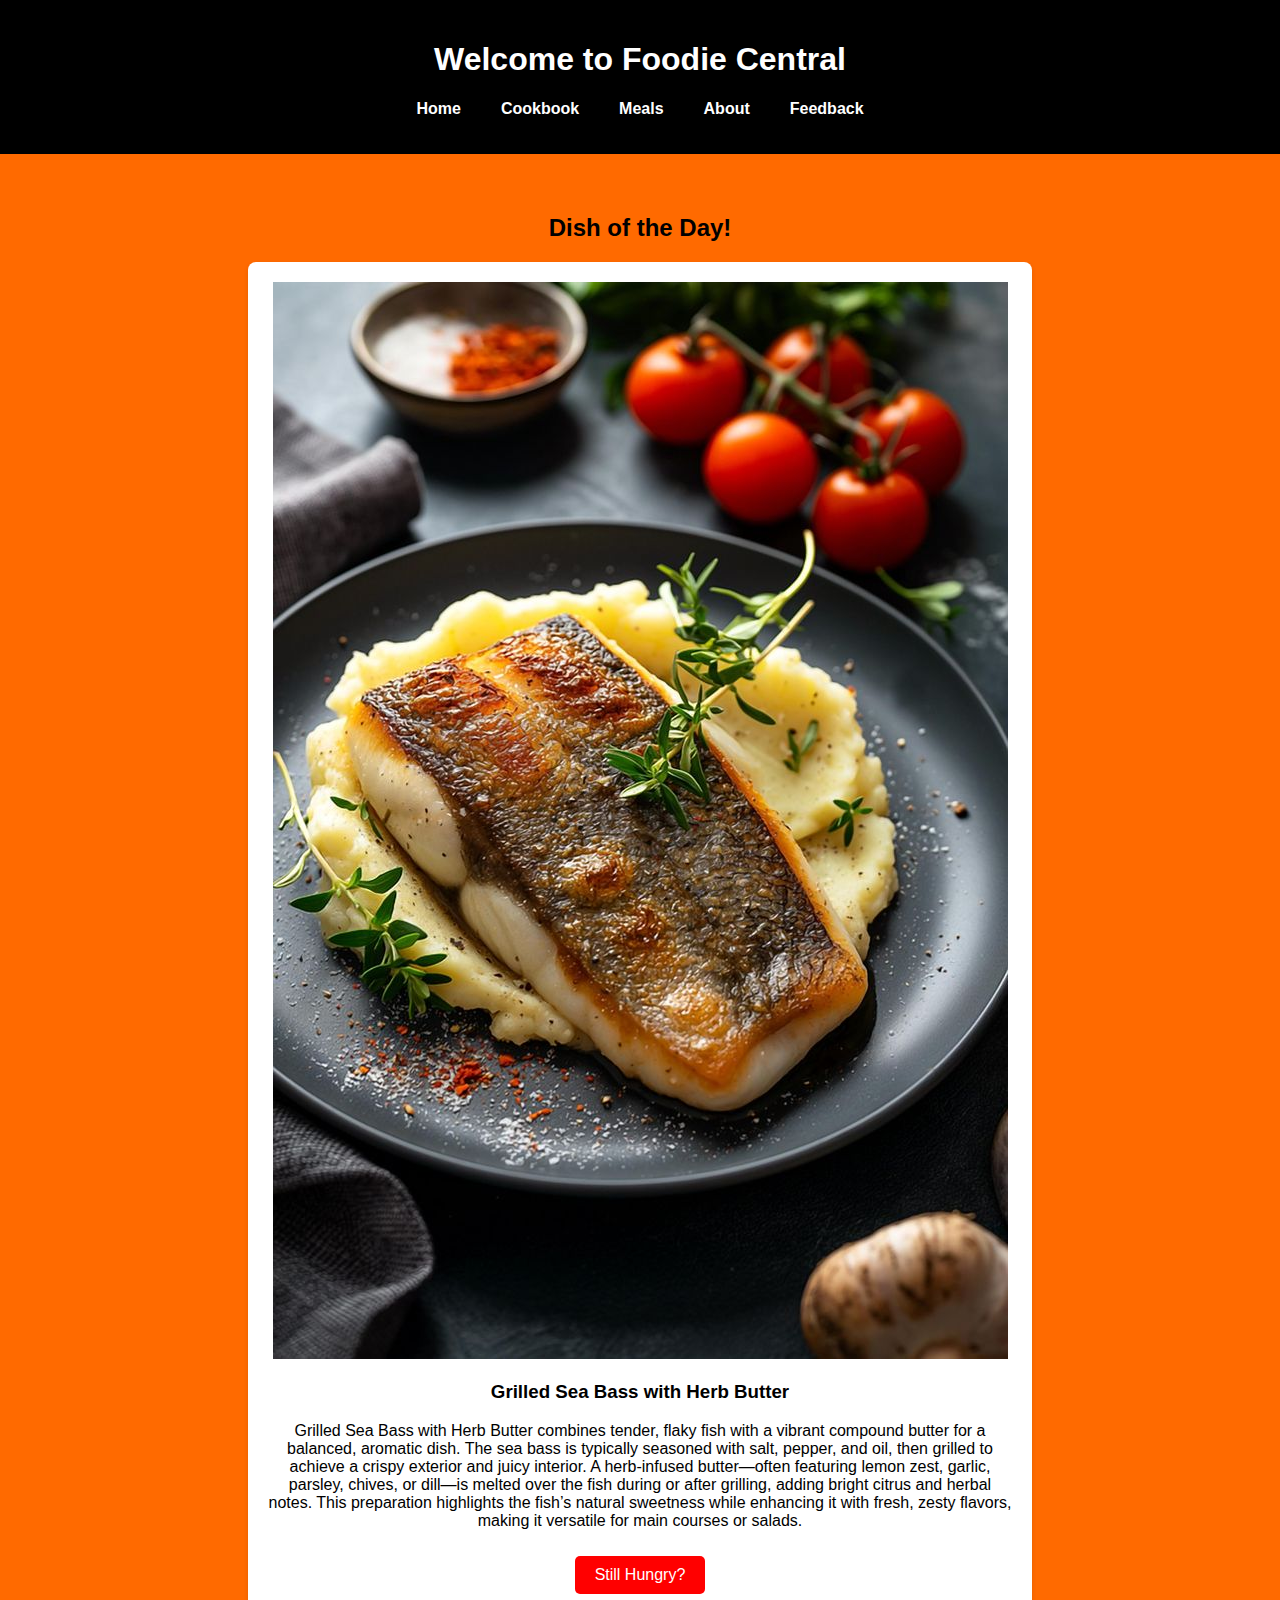
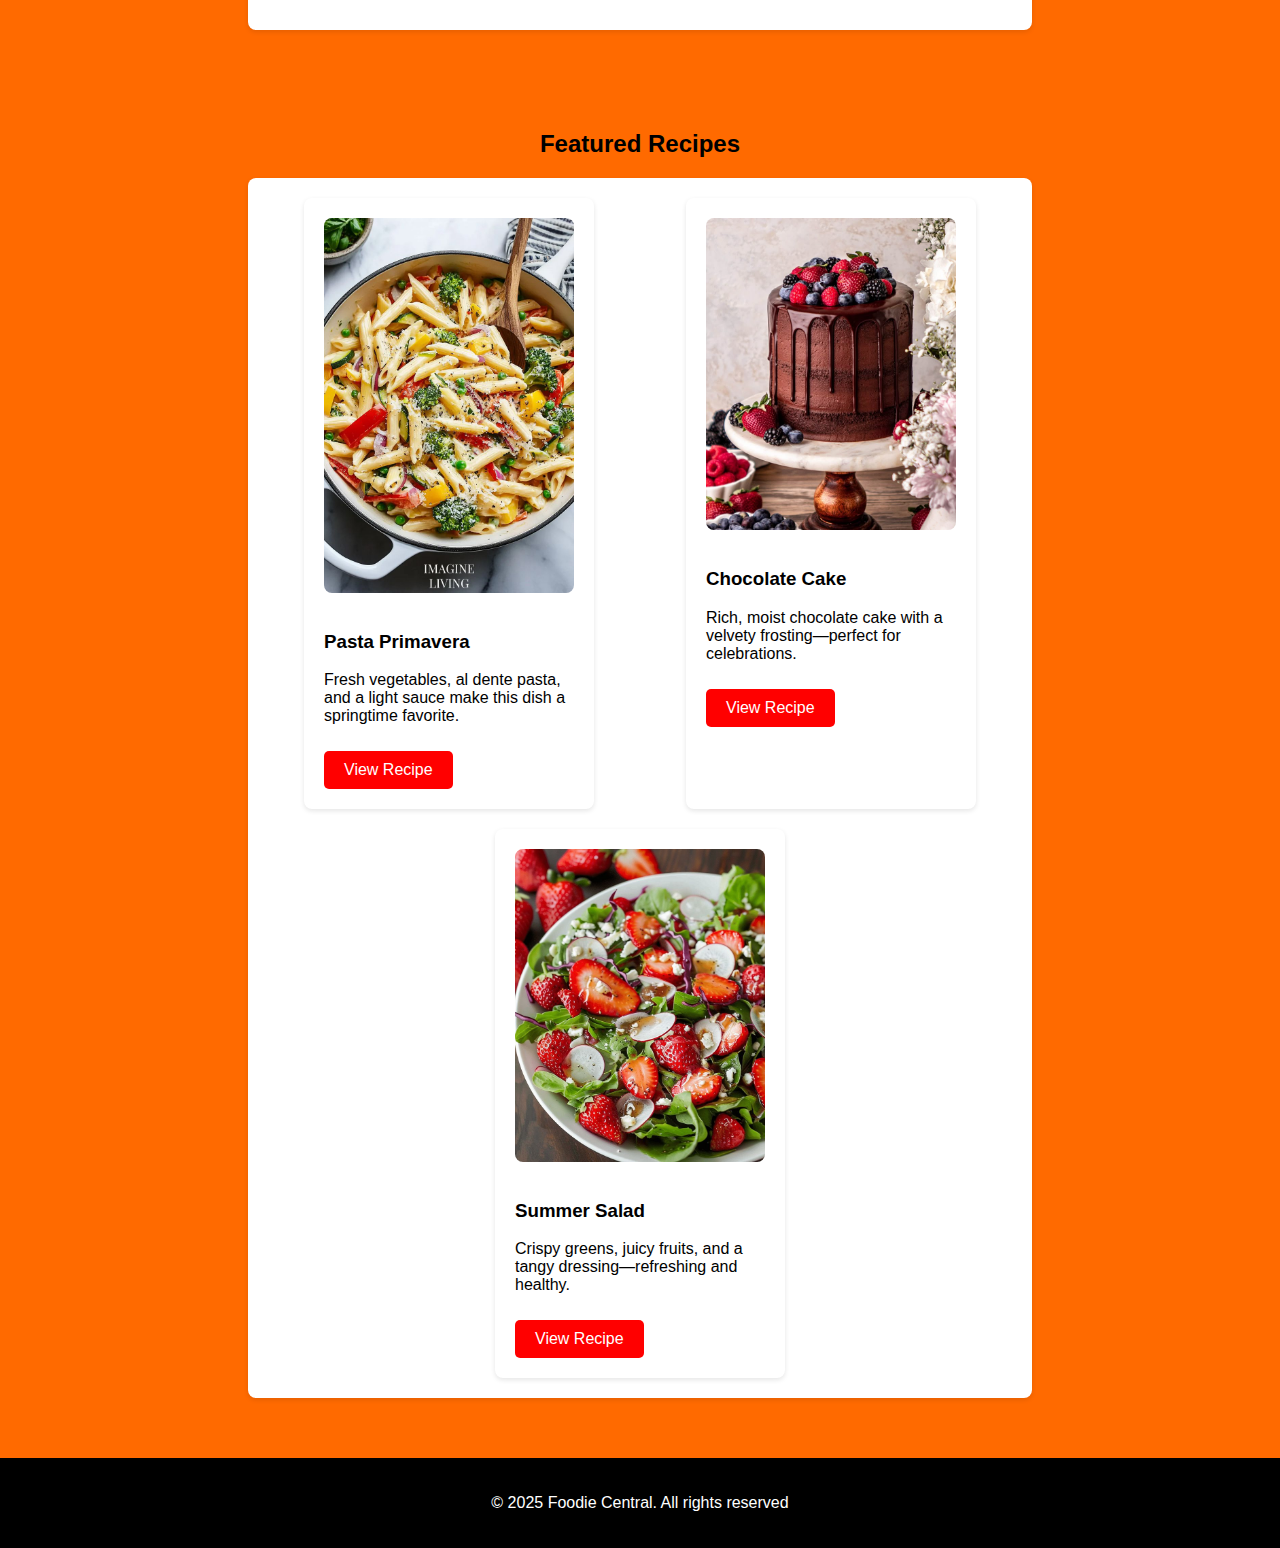
<file: index.html>
﻿<!DOCTYPE html>
<html>
    <head>
        <title>Foodie Central</title>
        <link rel="stylesheet" href="styles.css">
    </head>
    <body>
        <header>
            <h1>Welcome to Foodie Central</h1>
            <nav>
                <ul>
                    <li><a href="index.html">Home</a></li>
                    <li><a href="cookbook.html">Cookbook</a></li>
                    <li><a href="meals.html">Meals</a></li>
                    <li><a href="about.html">About</a></li>
                    <li><a href="Feedback.html">Feedback</a></li>
                </ul>
            </nav>
        </header>

        <section class="promotion">
            <h2>Dish of the Day!</h2>
            <div class="promo-dish">
                <img src="images/grilledseabass.jpg" alt="Promotion dish">
                <h3>Grilled Sea Bass with Herb Butter</h3>
                <p>Grilled Sea Bass with Herb Butter combines tender, flaky fish with a vibrant compound butter for a balanced, aromatic dish. The sea bass is typically seasoned with salt, pepper, and oil, then grilled to achieve a crispy exterior and juicy interior. A herb-infused butter—often featuring lemon zest, garlic, parsley, chives, or dill—is melted over the fish during or after grilling, adding bright citrus and herbal notes. This preparation highlights the fish’s natural sweetness while enhancing it with fresh, zesty flavors, making it versatile for main courses or salads.</p>
                <p><a href="cookbook.html" class="more-button">Still Hungry?</a></p>
            </div>
        </section>

        <!-- Additional Sections -->
        <section class="featured-recipes">
            <h2>Featured Recipes</h2>
            <div class="recipe-gallery">
                <div class="recipe-card">
                    <img src="images/pasta.jpg" alt="Pasta Primavera">
                    <h3>Pasta Primavera</h3>
                    <p>Fresh vegetables, al dente pasta, and a light sauce make this dish a springtime favorite.</p>
                    <a href="cookbook.html#pasta" class="recipe-button">View Recipe</a>
                </div>
                <div class="recipe-card">
                    <img src="images/chocolatecake.jpg" alt="Chocolate Cake">
                    <h3>Chocolate Cake</h3>
                    <p>Rich, moist chocolate cake with a velvety frosting—perfect for celebrations.</p>
                    <a href="cookbook.html#cake" class="recipe-button">View Recipe</a>
                </div>
                <div class="recipe-card">
                    <img src="images/salad.jpg" alt="Summer Salad">
                    <h3>Summer Salad</h3>
                    <p>Crispy greens, juicy fruits, and a tangy dressing—refreshing and healthy.</p>
                    <a href="cookbook.html#salad" class="recipe-button">View Recipe</a>
                </div>
            </div>
        </section>

        
        <footer>
            <p>&copy; 2025 Foodie Central. All rights reserved</p>
        </footer>
    </body>
</html>
</file>
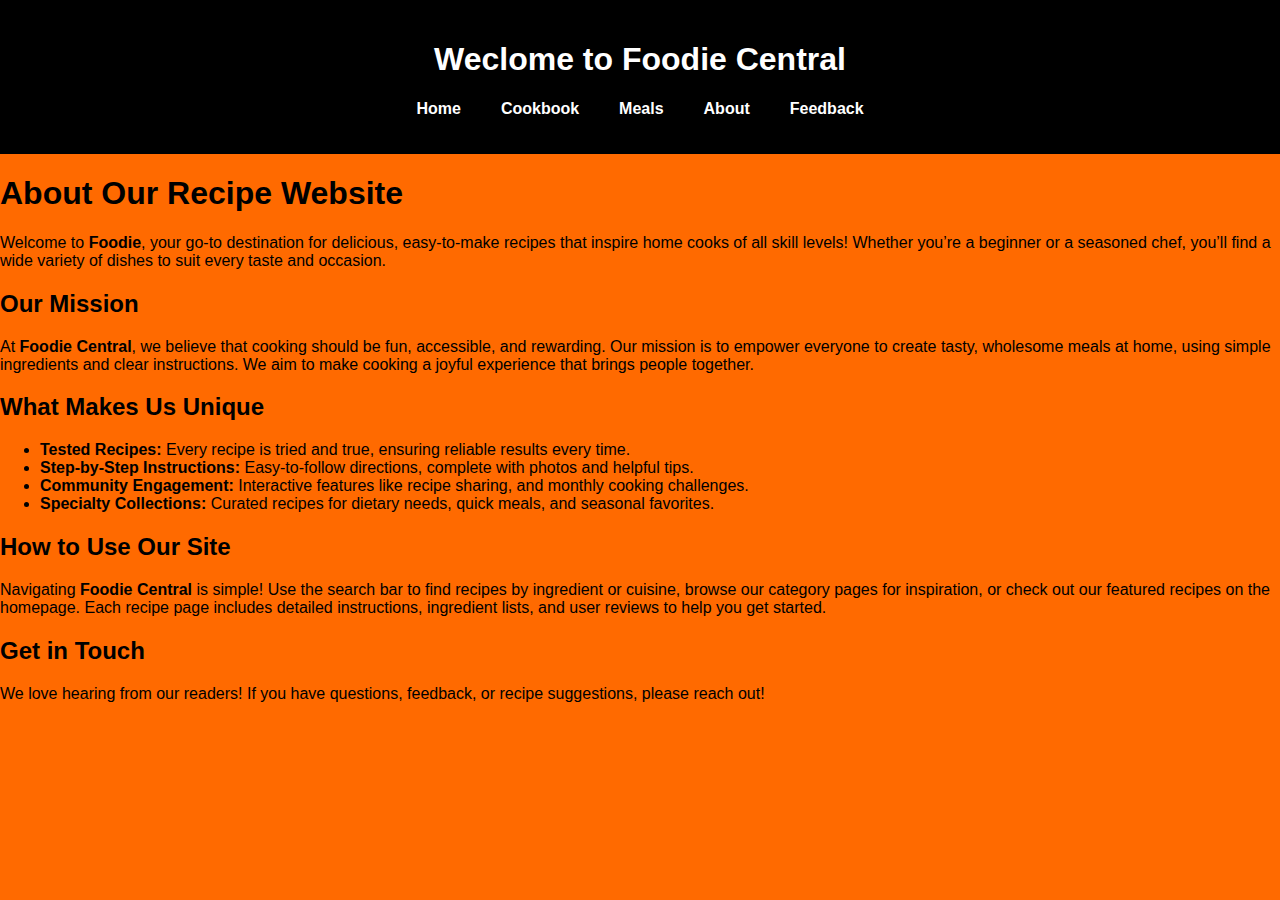
<file: about.html>
﻿<!DOCTYPE html>
<html>
<head>
    <title>Foodie Central</title>
    <link rel="stylesheet" href="styles.css">
</head>

<body>
    <header>
        <h1>Weclome to Foodie Central</h1>
        <nav>
            <ul>
                <li><a href="index.html">  Home  </a></li>
                <li><a href="cookbook.html">  Cookbook  </a></li>
                <li><a href="meals.html">  Meals  </a></li>
                <li><a href="about.html">   About  </a></li>
                <li><a href="Feedback.html">  Feedback  </a></li>
            </ul>
        </nav>
    </header>
    <body>
        <h1>About Our Recipe Website</h1>
        <p>Welcome to <strong>Foodie</strong>, your go-to destination for delicious, easy-to-make recipes that inspire home cooks of all skill levels! Whether you’re a beginner or a seasoned chef, you’ll find a wide variety of dishes to suit every taste and occasion.</p>

        <h2>Our Mission</h2>
        <p>At <strong>Foodie Central</strong>, we believe that cooking should be fun, accessible, and rewarding. Our mission is to empower everyone to create tasty, wholesome meals at home, using simple ingredients and clear instructions. We aim to make cooking a joyful experience that brings people together.</p>


        <h2>What Makes Us Unique</h2>
        <ul>
            <li><strong>Tested Recipes:</strong> Every recipe is tried and true, ensuring reliable results every time.</li>
            <li><strong>Step-by-Step Instructions:</strong> Easy-to-follow directions, complete with photos and helpful tips.</li>
            <li><strong>Community Engagement:</strong> Interactive features like recipe sharing, and monthly cooking challenges.</li>
            <li><strong>Specialty Collections:</strong> Curated recipes for dietary needs, quick meals, and seasonal favorites.</li>
        </ul>

        <h2>How to Use Our Site</h2>
        <p>Navigating <strong>Foodie Central</strong> is simple! Use the search bar to find recipes by ingredient or cuisine, browse our category pages for inspiration, or check out our featured recipes on the homepage. Each recipe page includes detailed instructions, ingredient lists, and user reviews to help you get started.</p>

        <h2>Get in Touch</h2>
        <p>We love hearing from our readers! If you have questions, feedback, or recipe suggestions, please reach out!

    </body>
</html>
</file>
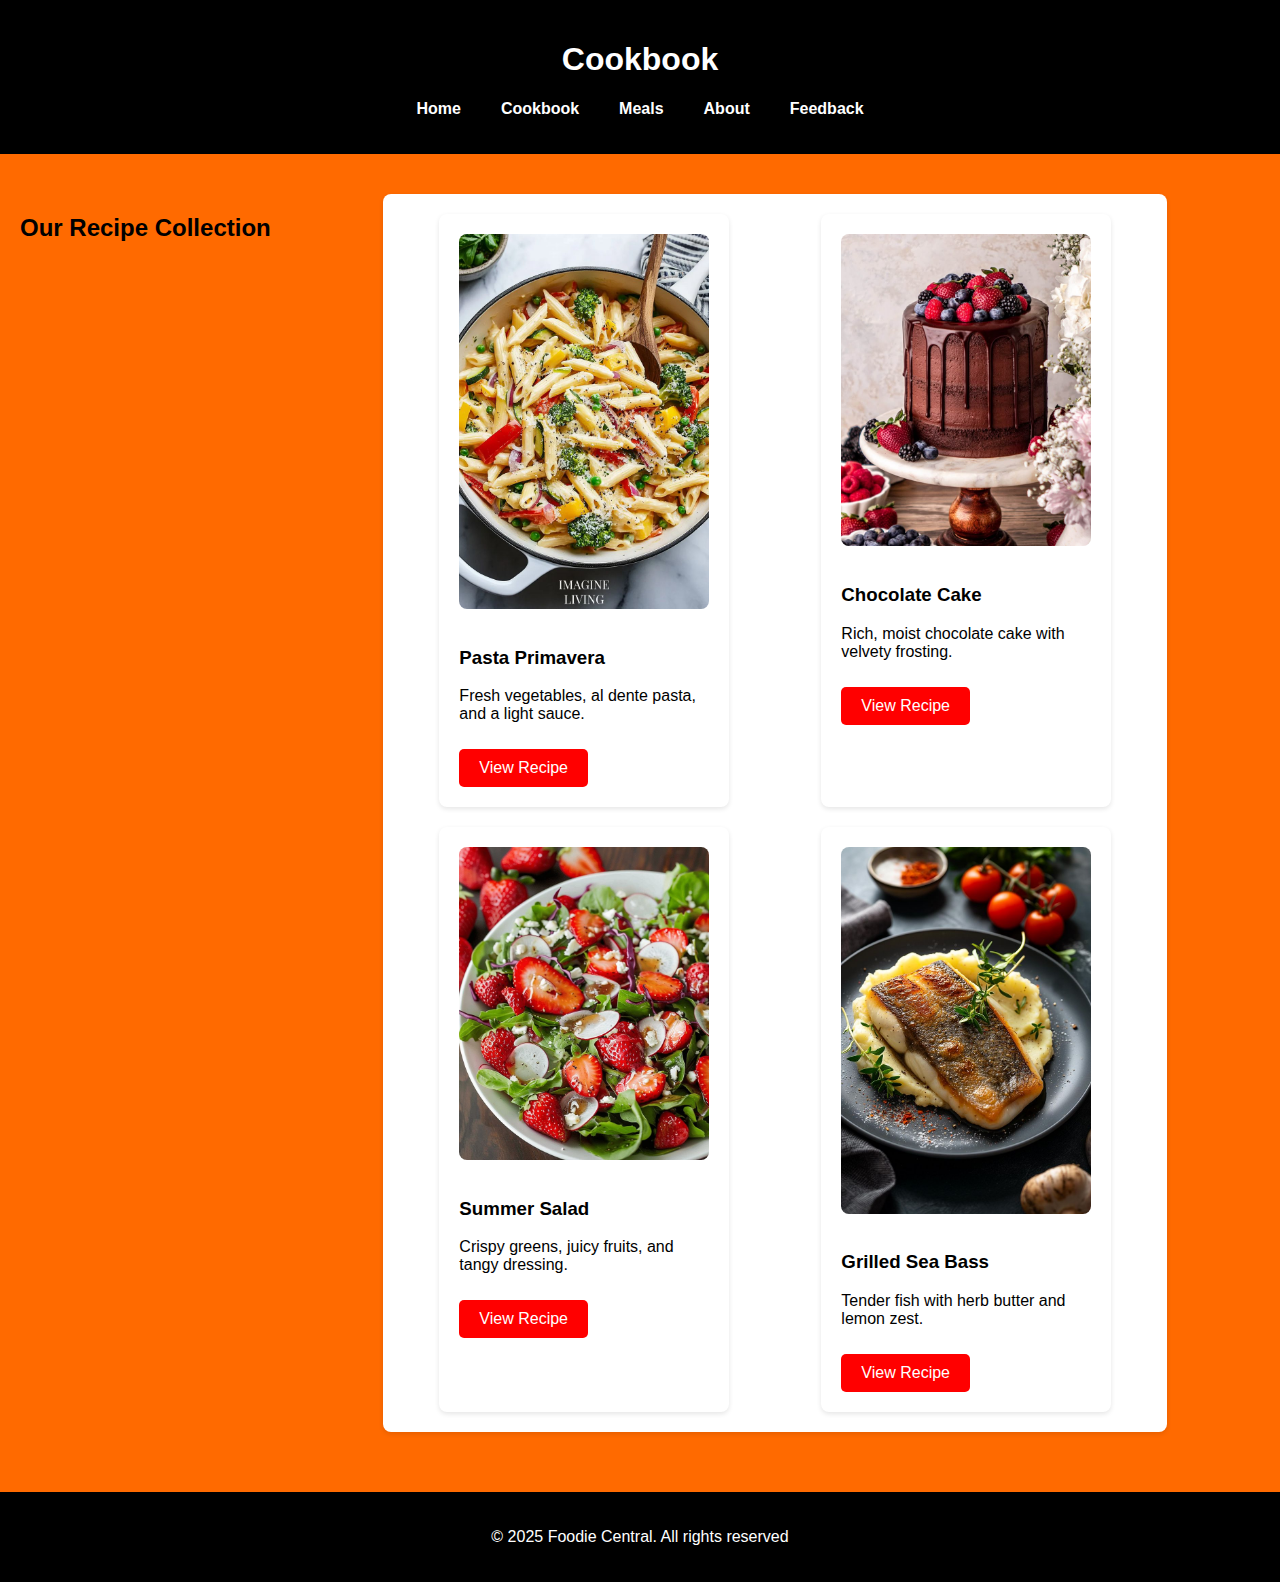
<file: cookbook.html>
﻿<!DOCTYPE html>
<html>
<head>
    <title>Cookbook - Foodie Central</title>
    <link rel="stylesheet" href="styles.css">
</head>
<body>
    <header>
        <h1>Cookbook</h1>
        <nav>
            <ul>
                <li><a href="index.html">Home</a></li>
                <li><a href="cookbook.html">Cookbook</a></li>
                <li><a href="meals.html">Meals</a></li>
                <li><a href="about.html">About</a></li>
                <li><a href="Feedback.html">Feedback</a></li>
            </ul>
        </nav>
    </header>

    <section class="recipe-list">
        <h2>Our Recipe Collection</h2>
        <div class="recipe-gallery">
            <div class="recipe-card">
                <img src="images/pasta.jpg" alt="Pasta Primavera">
                <h3>Pasta Primavera</h3>
                <p>Fresh vegetables, al dente pasta, and a light sauce.</p>
                <a href="recipe1.html" class="view-recipe-button">View Recipe</a>
            </div>
            <div class="recipe-card">
                <img src="images/chocolatecake.jpg" alt="Chocolate Cake">
                <h3>Chocolate Cake</h3>
                <p>Rich, moist chocolate cake with velvety frosting.</p>
                <a href="recipe2.html" class="view-recipe-button">View Recipe</a>
            </div>
            <div class="recipe-card">
                <img src="images/salad.jpg" alt="Summer Salad">
                <h3>Summer Salad</h3>
                <p>Crispy greens, juicy fruits, and tangy dressing.</p>
                <a href="recipe3.html" class="view-recipe-button">View Recipe</a>
            </div>
            <div class="recipe-card">
                <img src="images/grilledseabass.jpg" alt="Grilled Sea Bass">
                <h3>Grilled Sea Bass</h3>
                <p>Tender fish with herb butter and lemon zest.</p>
                <a href="recipe4.html" class="view-recipe-button">View Recipe</a>
            </div>
        </div>
    </section>

    <footer>
        <p>&copy; 2025 Foodie Central. All rights reserved</p>
    </footer>
</body>
</html>
</file>
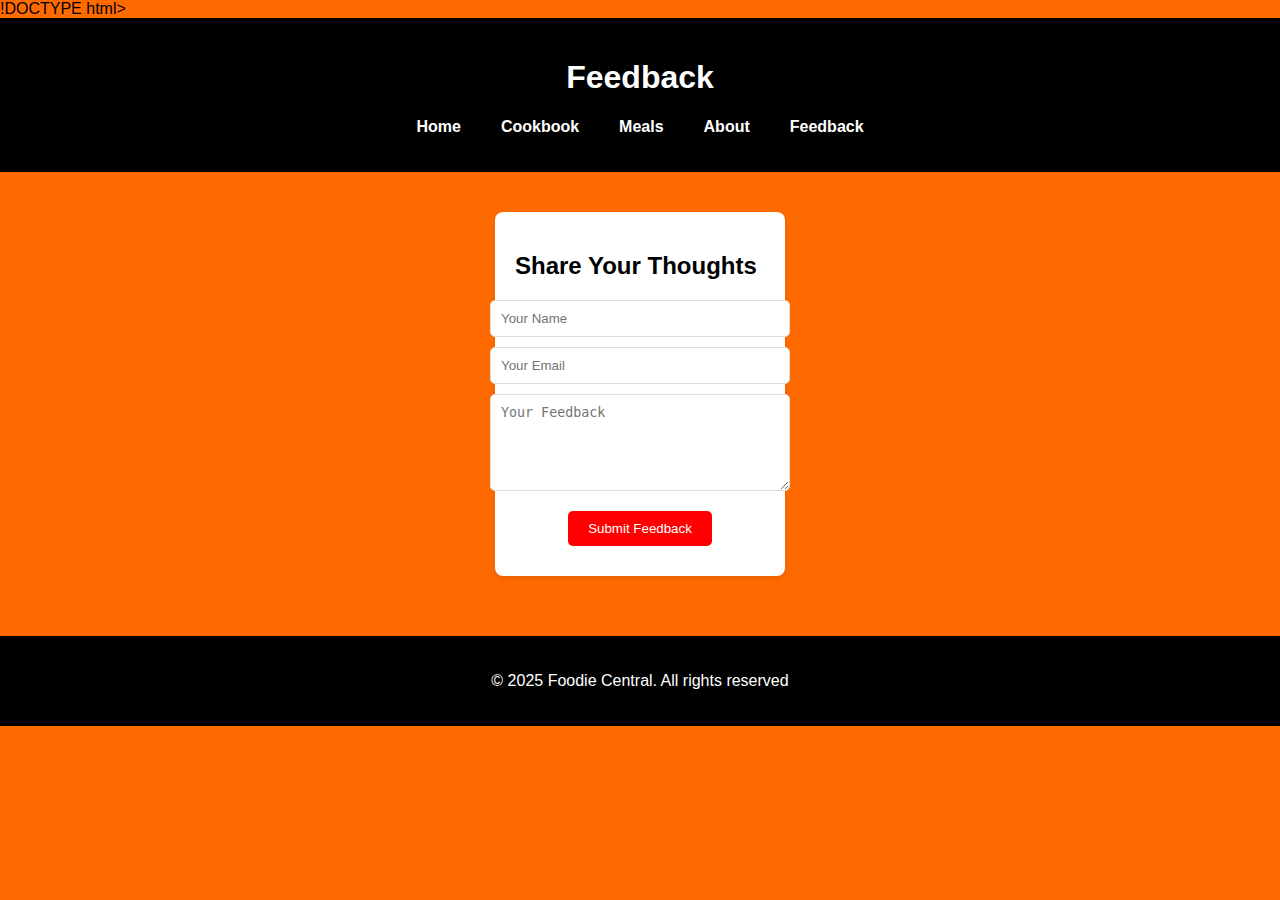
<file: Feedback.html>
!DOCTYPE html>
<html>
<head>
    <title>Feedback - Foodie Central</title>
    <link rel="stylesheet" href="styles.css">
</head>
<body>
    <header>
        <h1>Feedback</h1>
        <nav>
            <ul>
                <li><a href="index.html">Home</a></li>
                <li><a href="cookbook.html">Cookbook</a></li>
                <li><a href="meals.html">Meals</a></li>
                <li><a href="about.html">About</a></li>
                <li><a href="Feedback.html">Feedback</a></li>
            </ul>
        </nav>
    </header>

    <section class="feedback-form">
        <div class="feedback-card">
            <h2>Share Your Thoughts</h2>
            <form action="#" method="post">
                <input type="text" name="name" placeholder="Your Name" required>
                <input type="email" name="email" placeholder="Your Email" required>
                <textarea name="message" placeholder="Your Feedback" rows="5" required></textarea>
                <button type="submit" class="submit-button">Submit Feedback</button>
            </form>
        </div>
    </section>

    <footer>
        <p>&copy; 2025 Foodie Central. All rights reserved</p>
    </footer>
</body>
</html>
</file>
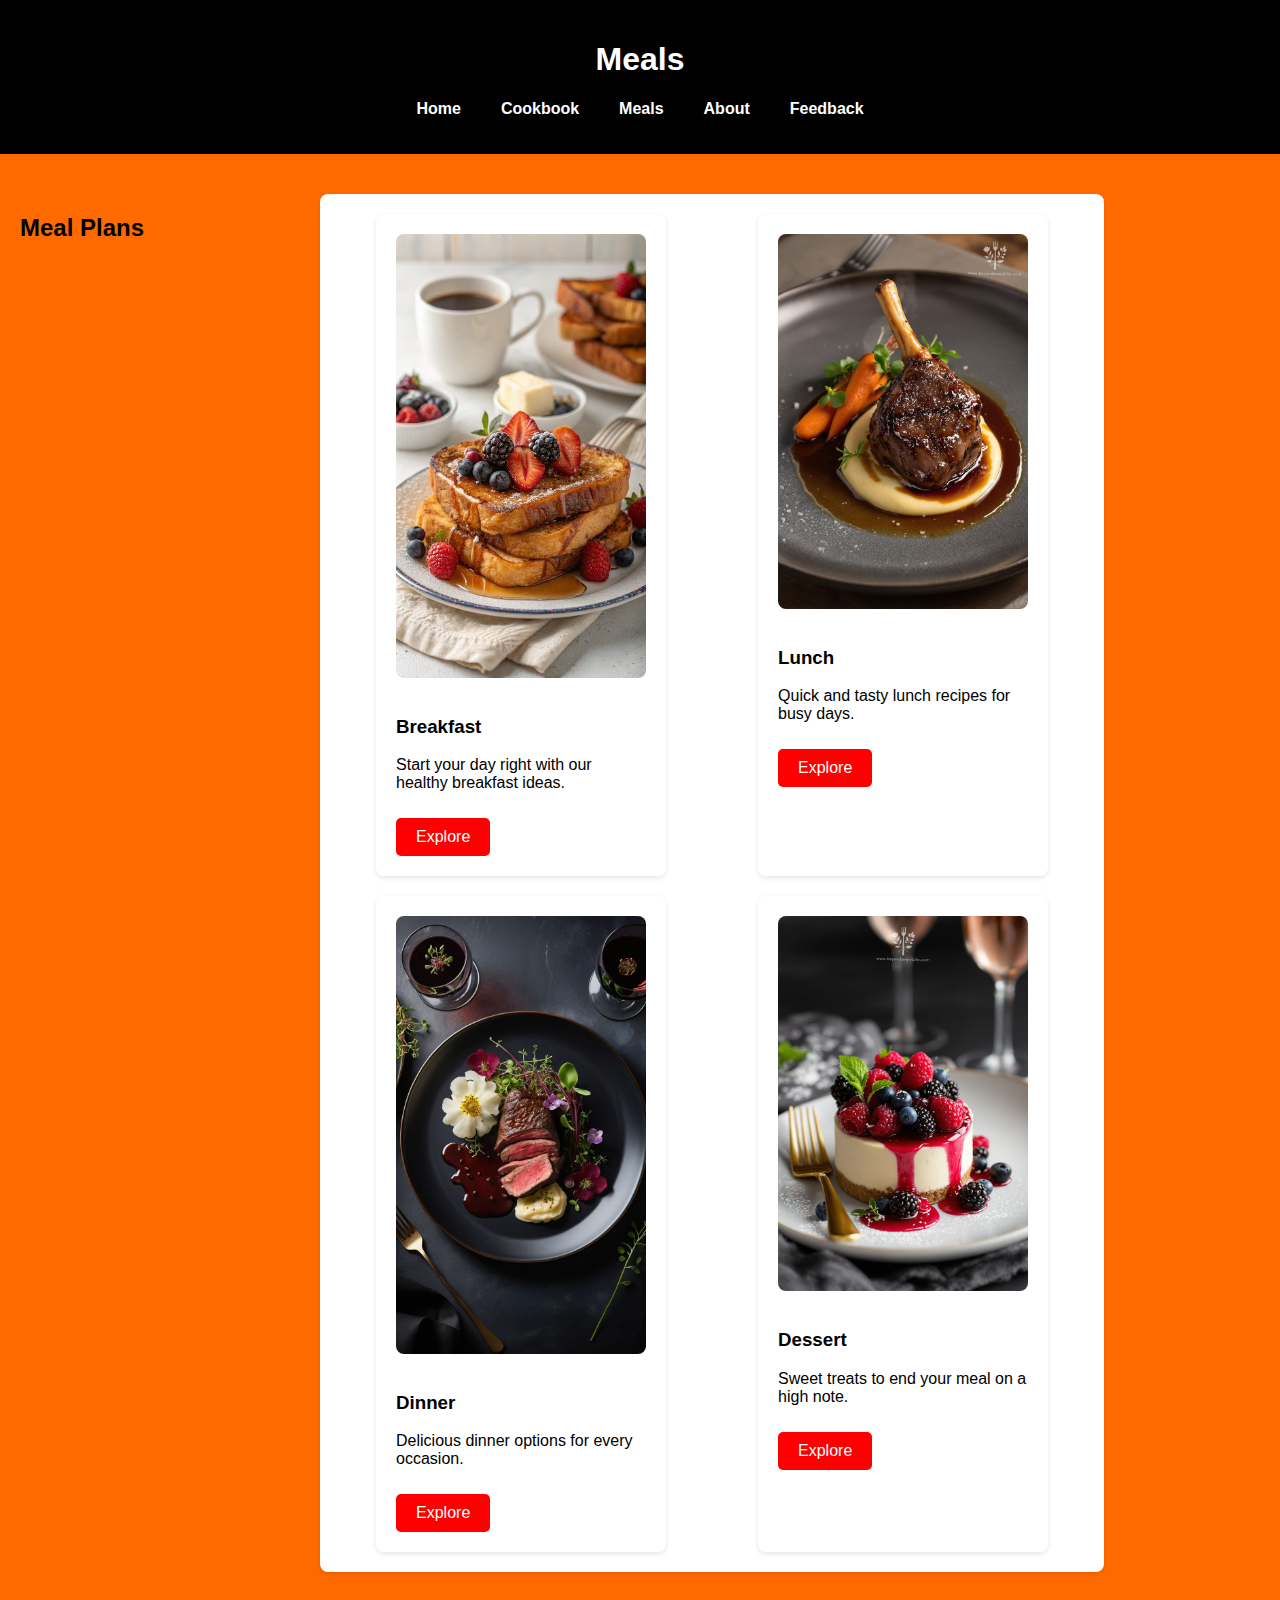
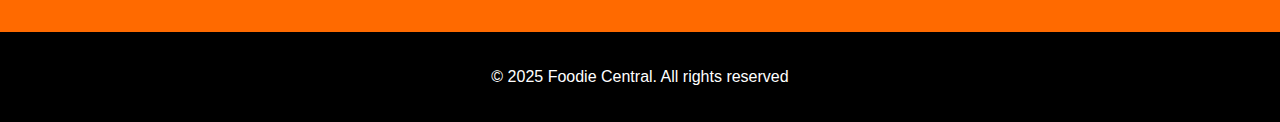
<file: meals.html>
﻿<!DOCTYPE html>
<html>
<head>
    <title>Meals - Foodie Central</title>
    <link rel="stylesheet" href="styles.css">
</head>
<body>
    <header>
        <h1>Meals</h1>
        <nav>
            <ul>
                <li><a href="index.html">Home</a></li>
                <li><a href="cookbook.html">Cookbook</a></li>
                <li><a href="meals.html">Meals</a></li>
                <li><a href="about.html">About</a></li>
                <li><a href="Feedback.html">Feedback</a></li>
            </ul>
        </nav>
    </header>

    <section class="recipe-list">
        <h2>Meal Plans</h2>
        <div class="recipe-gallery">
            <div class="recipe-card">
                <img src="images/breakfast.jpg" alt="Breakfast">
                <h3>Breakfast</h3>
                <p>Start your day right with our healthy breakfast ideas.</p>
                <a href="#" class="view-recipe-button">Explore</a>
            </div>
            <div class="recipe-card">
                <img src="images/lunch.jpg" alt="Lunch">
                <h3>Lunch</h3>
                <p>Quick and tasty lunch recipes for busy days.</p>
                <a href="#" class="view-recipe-button">Explore</a>
            </div>
            <div class="recipe-card">
                <img src="images/dinner.jpg" alt="Dinner">
                <h3>Dinner</h3>
                <p>Delicious dinner options for every occasion.</p>
                <a href="#" class="view-recipe-button">Explore</a>
            </div>
            <div class="recipe-card">
                <img src="images/dessert.jpg" alt="Dessert">
                <h3>Dessert</h3>
                <p>Sweet treats to end your meal on a high note.</p>
                <a href="#" class="view-recipe-button">Explore</a>
            </div>
        </div>
    </section>

    <footer>
        <p>&copy; 2025 Foodie Central. All rights reserved</p>
    </footer>
</body>
</html>
</file>
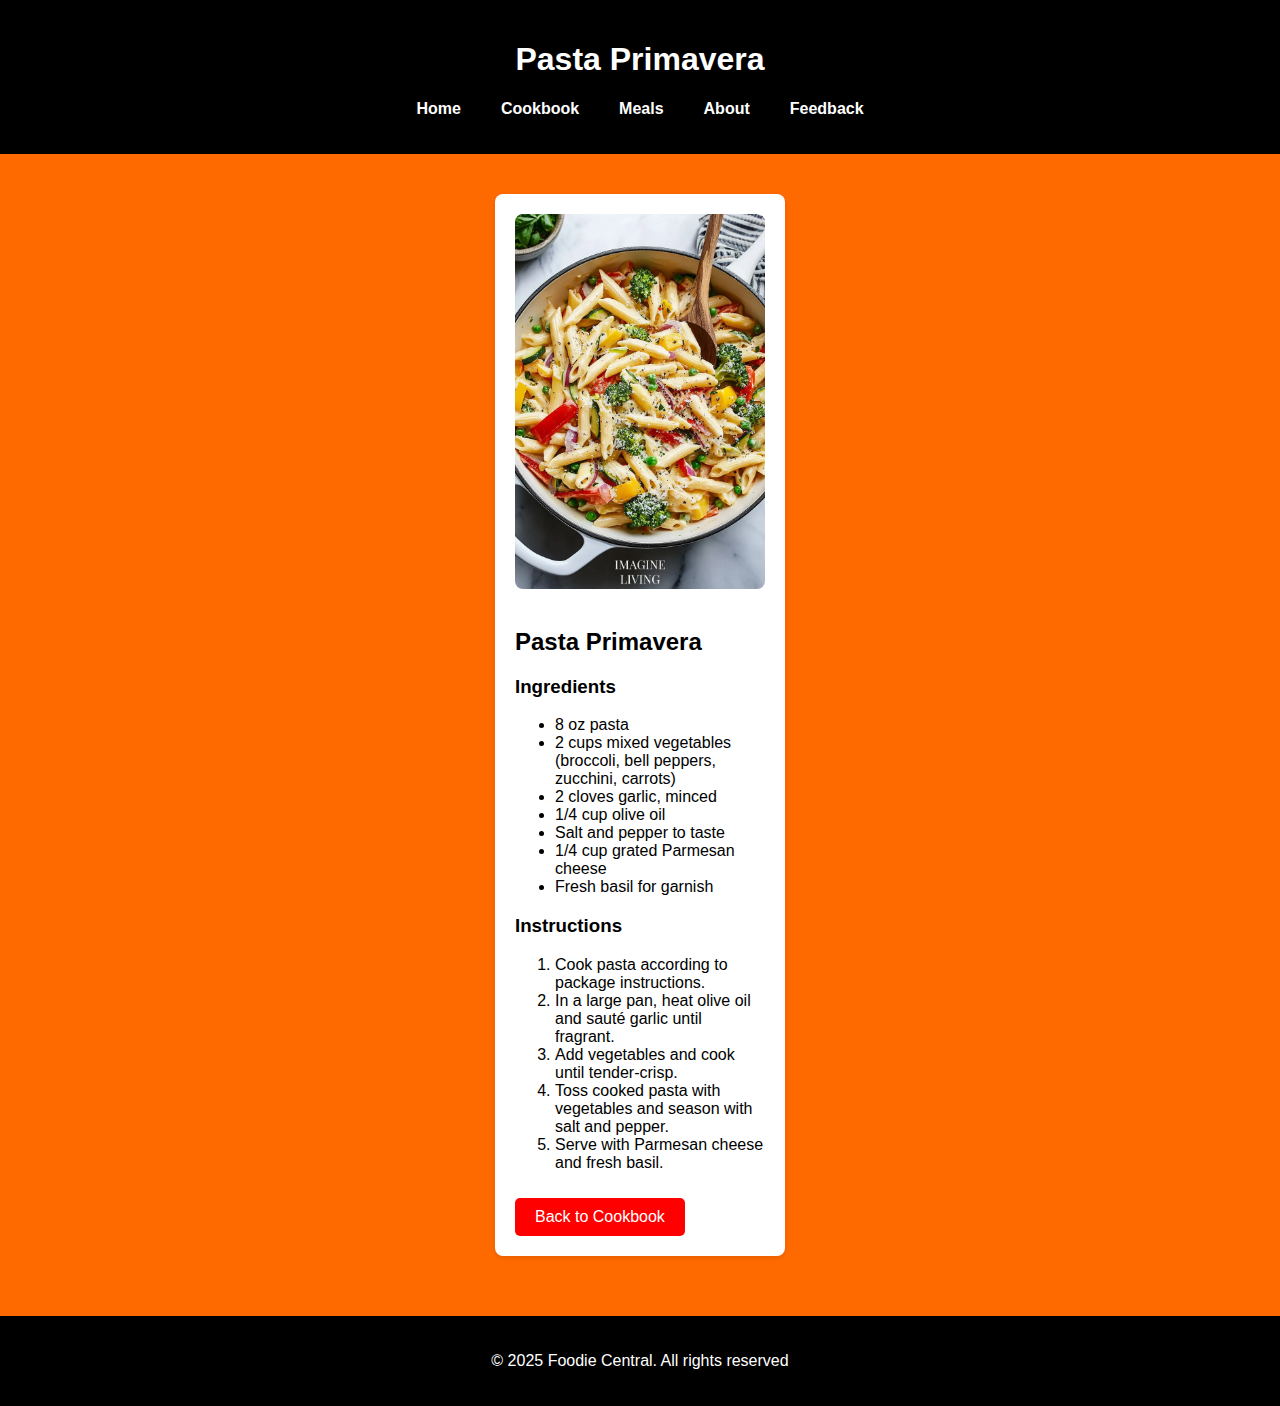
<file: recipe1.html>
﻿<!DOCTYPE html>
<html>
<head>
    <title>Pasta Primavera - Foodie Central</title>
    <link rel="stylesheet" href="styles.css">
</head>
<body>
    <header>
        <h1>Pasta Primavera</h1>
        <nav>
            <ul>
                <li><a href="index.html">Home</a></li>
                <li><a href="cookbook.html">Cookbook</a></li>
                <li><a href="meals.html">Meals</a></li>
                <li><a href="about.html">About</a></li>
                <li><a href="Feedback.html">Feedback</a></li>
            </ul>
        </nav>
    </header>

    <section class="recipe-list">
        <div class="recipe-card">
            <img src="images/pasta.jpg" alt="Pasta Primavera">
            <h2>Pasta Primavera</h2>
            <h3>Ingredients</h3>
            <ul>
                <li>8 oz pasta</li>
                <li>2 cups mixed vegetables (broccoli, bell peppers, zucchini, carrots)</li>
                <li>2 cloves garlic, minced</li>
                <li>1/4 cup olive oil</li>
                <li>Salt and pepper to taste</li>
                <li>1/4 cup grated Parmesan cheese</li>
                <li>Fresh basil for garnish</li>
            </ul>
            <h3>Instructions</h3>
            <ol>
                <li>Cook pasta according to package instructions.</li>
                <li>In a large pan, heat olive oil and sauté garlic until fragrant.</li>
                <li>Add vegetables and cook until tender-crisp.</li>
                <li>Toss cooked pasta with vegetables and season with salt and pepper.</li>
                <li>Serve with Parmesan cheese and fresh basil.</li>
            </ol>
            <a href="cookbook.html" class="view-recipe-button">Back to Cookbook</a>
        </div>
    </section>

    <footer>
        <p>&copy; 2025 Foodie Central. All rights reserved</p>
    </footer>
</body>
</html>
</file>
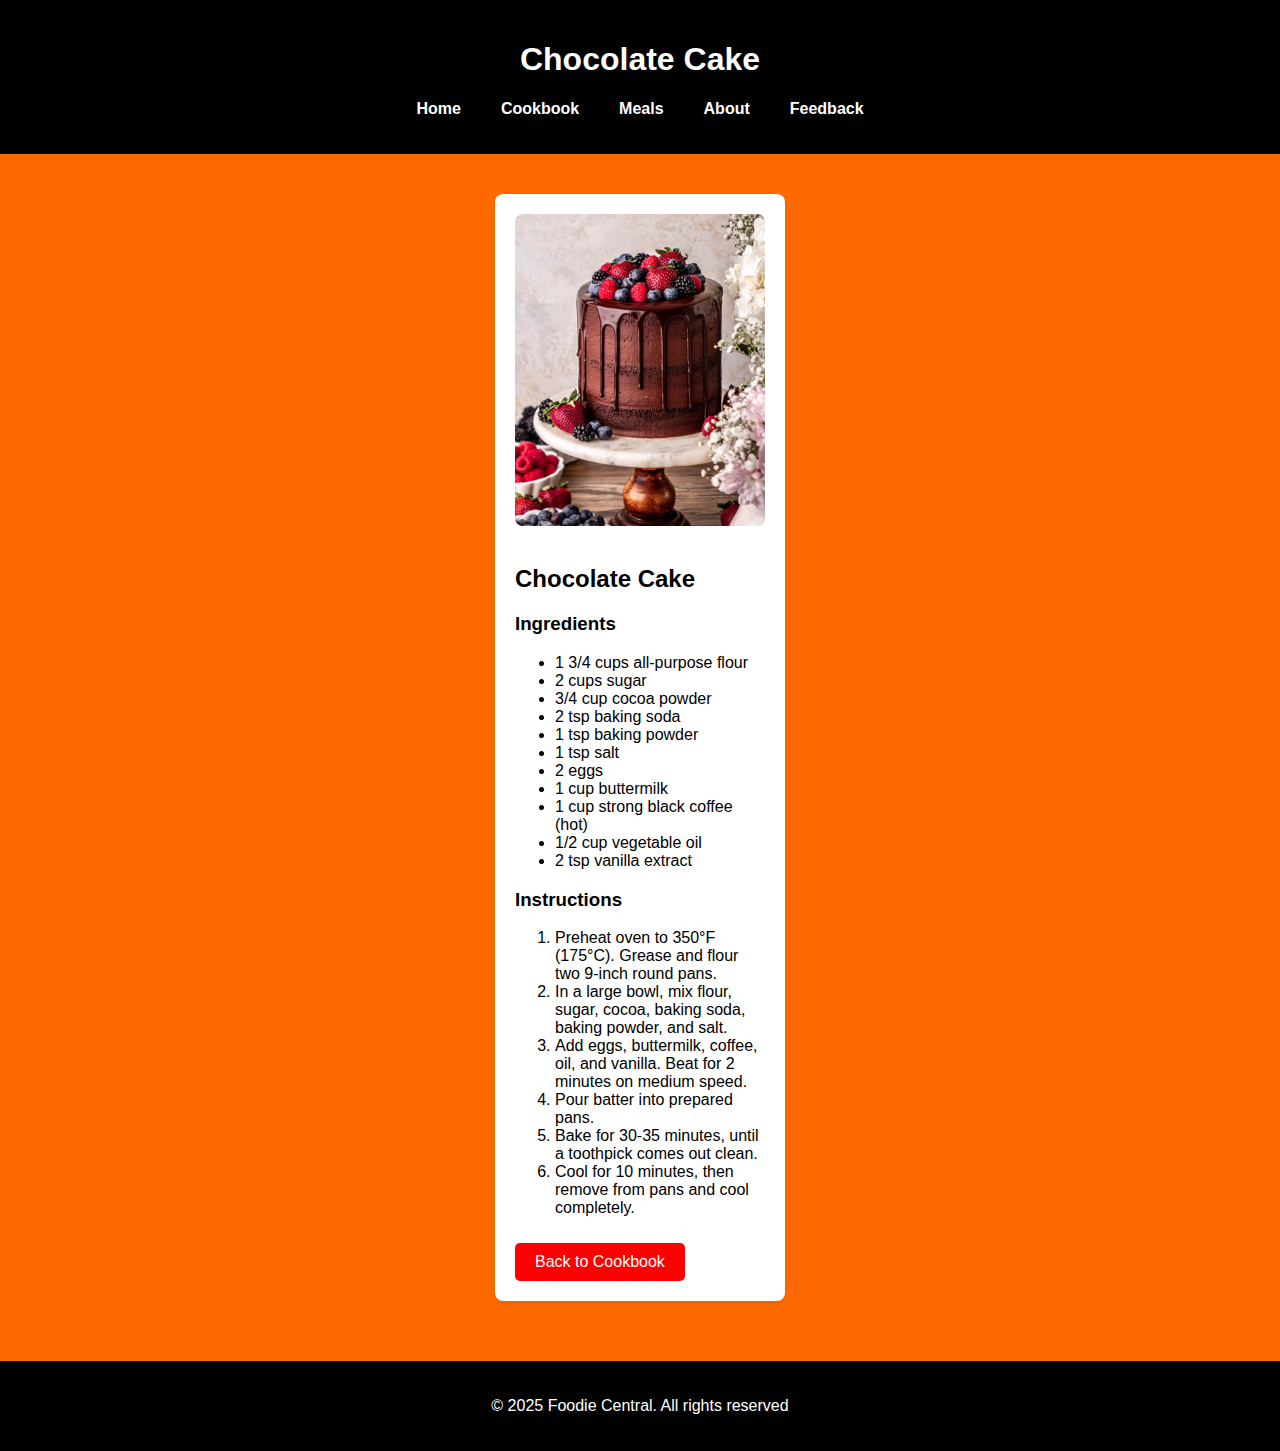
<file: recipe2.html>
﻿<!DOCTYPE html>
<html>
<head>
    <title>Chocolate Cake - Foodie Central</title>
    <link rel="stylesheet" href="styles.css">
</head>
<body>
    <header>
        <h1>Chocolate Cake</h1>
        <nav>
            <ul>
                <li><a href="index.html">Home</a></li>
                <li><a href="cookbook.html">Cookbook</a></li>
                <li><a href="meals.html">Meals</a></li>
                <li><a href="about.html">About</a></li>
                <li><a href="Feedback.html">Feedback</a></li>
            </ul>
        </nav>
    </header>

    <section class="recipe-list">
        <div class="recipe-card">
            <img src="images/chocolatecake.jpg" alt="Chocolate Cake">
            <h2>Chocolate Cake</h2>
            <h3>Ingredients</h3>
            <ul>
                <li>1 3/4 cups all-purpose flour</li>
                <li>2 cups sugar</li>
                <li>3/4 cup cocoa powder</li>
                <li>2 tsp baking soda</li>
                <li>1 tsp baking powder</li>
                <li>1 tsp salt</li>
                <li>2 eggs</li>
                <li>1 cup buttermilk</li>
                <li>1 cup strong black coffee (hot)</li>
                <li>1/2 cup vegetable oil</li>
                <li>2 tsp vanilla extract</li>
            </ul>
            <h3>Instructions</h3>
            <ol>
                <li>Preheat oven to 350°F (175°C). Grease and flour two 9-inch round pans.</li>
                <li>In a large bowl, mix flour, sugar, cocoa, baking soda, baking powder, and salt.</li>
                <li>Add eggs, buttermilk, coffee, oil, and vanilla. Beat for 2 minutes on medium speed.</li>
                <li>Pour batter into prepared pans.</li>
                <li>Bake for 30-35 minutes, until a toothpick comes out clean.</li>
                <li>Cool for 10 minutes, then remove from pans and cool completely.</li>
            </ol>
            <a href="cookbook.html" class="view-recipe-button">Back to Cookbook</a>
        </div>
    </section>

    <footer>
        <p>&copy; 2025 Foodie Central. All rights reserved</p>
    </footer>
</body>
</html>
</file>
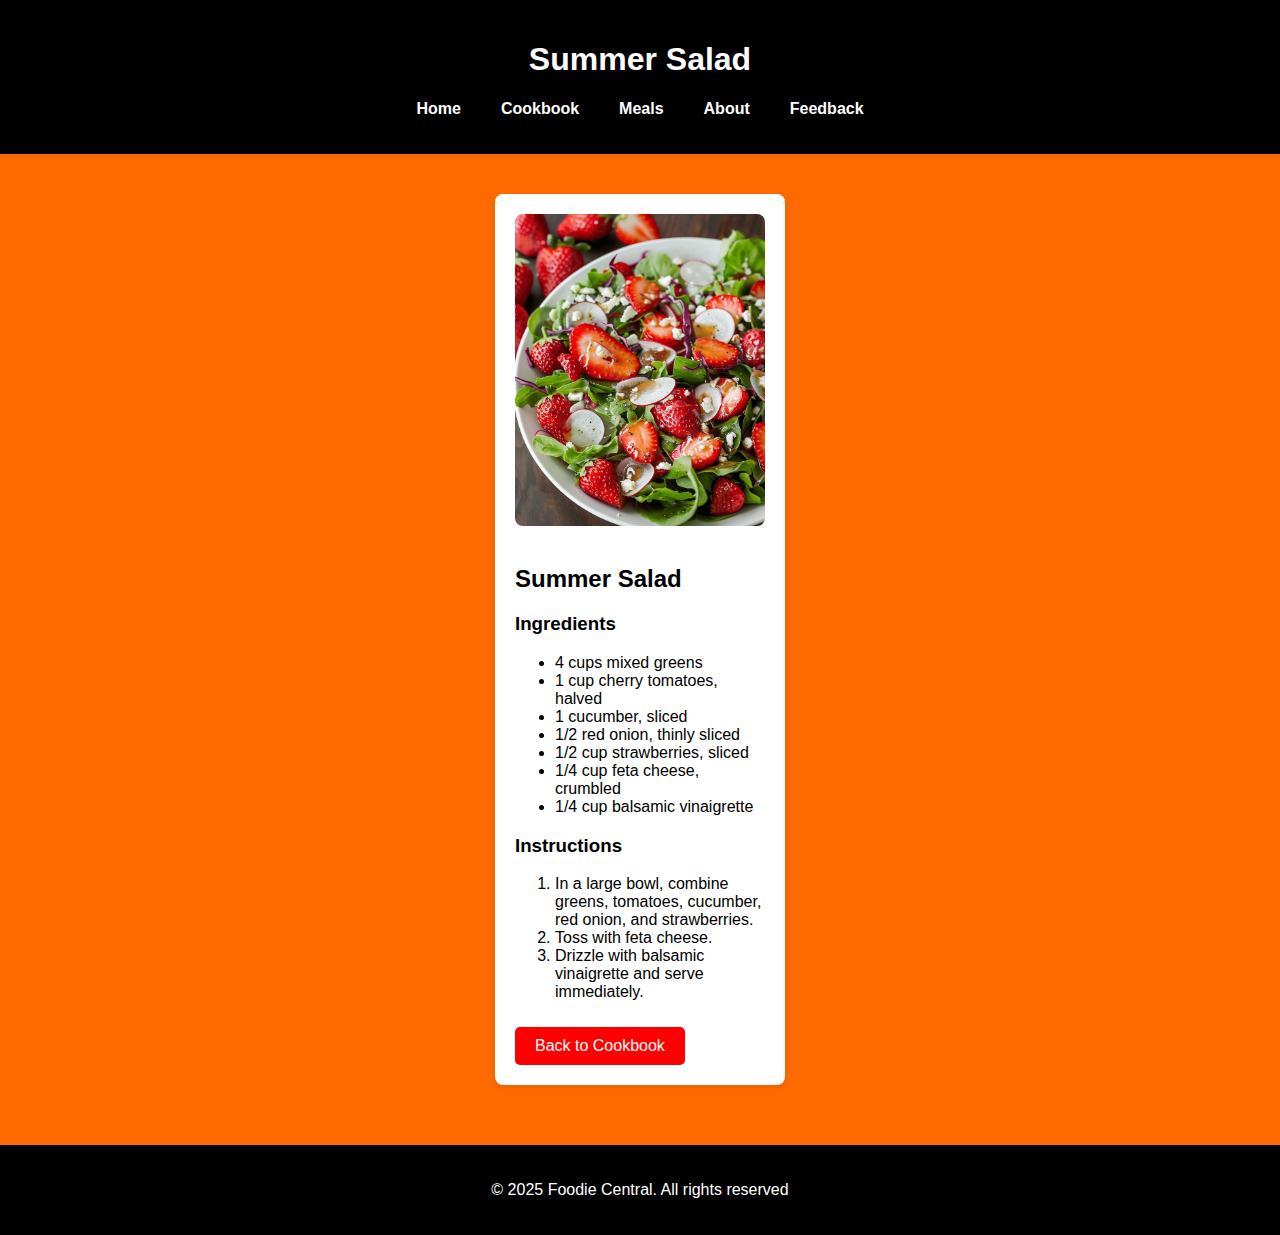
<file: recipe3.html>
﻿<!DOCTYPE html>
<html>
<head>
    <title>Summer Salad - Foodie Central</title>
    <link rel="stylesheet" href="styles.css">
</head>
<body>
    <header>
        <h1>Summer Salad</h1>
        <nav>
            <ul>
                <li><a href="index.html">Home</a></li>
                <li><a href="cookbook.html">Cookbook</a></li>
                <li><a href="meals.html">Meals</a></li>
                <li><a href="about.html">About</a></li>
                <li><a href="Feedback.html">Feedback</a></li>
            </ul>
        </nav>
    </header>

    <section class="recipe-list">
        <div class="recipe-card">
            <img src="images/salad.jpg" alt="Summer Salad">
            <h2>Summer Salad</h2>
            <h3>Ingredients</h3>
            <ul>
                <li>4 cups mixed greens</li>
                <li>1 cup cherry tomatoes, halved</li>
                <li>1 cucumber, sliced</li>
                <li>1/2 red onion, thinly sliced</li>
                <li>1/2 cup strawberries, sliced</li>
                <li>1/4 cup feta cheese, crumbled</li>
                <li>1/4 cup balsamic vinaigrette</li>
            </ul>
            <h3>Instructions</h3>
            <ol>
                <li>In a large bowl, combine greens, tomatoes, cucumber, red onion, and strawberries.</li>
                <li>Toss with feta cheese.</li>
                <li>Drizzle with balsamic vinaigrette and serve immediately.</li>
            </ol>
            <a href="cookbook.html" class="view-recipe-button">Back to Cookbook</a>
        </div>
    </section>

    <footer>
        <p>&copy; 2025 Foodie Central. All rights reserved</p>
    </footer>
</body>
</html>
</file>
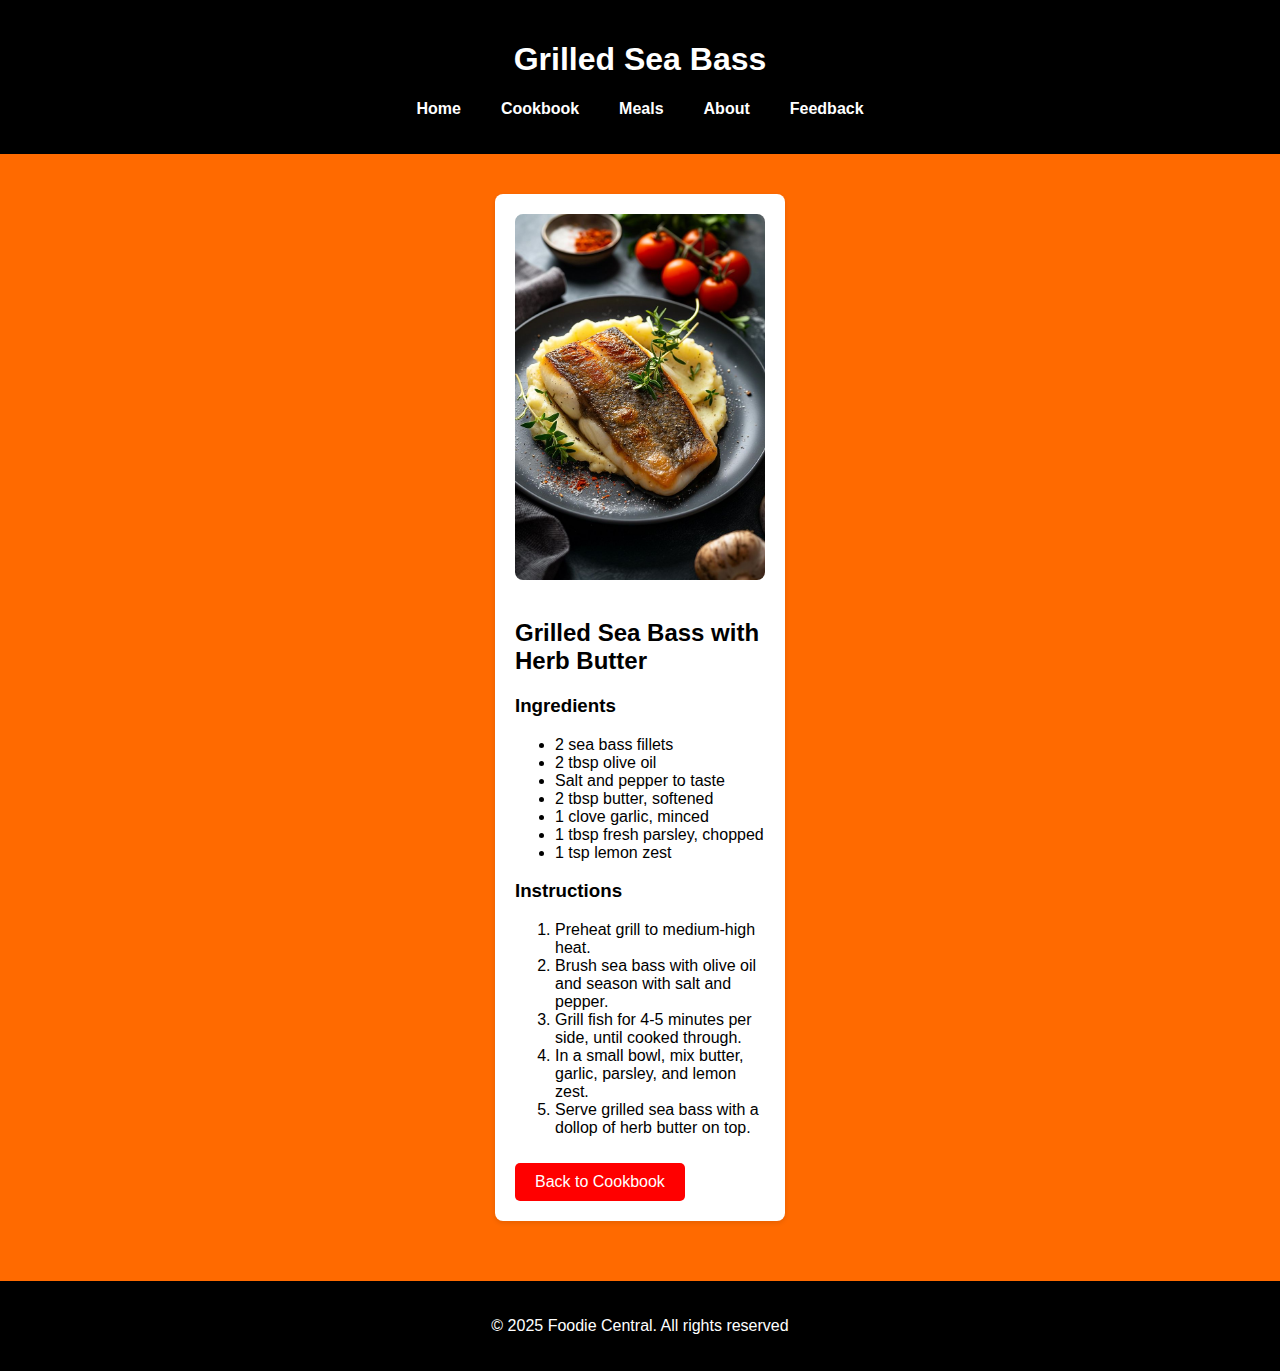
<file: recipe4.html>
﻿<!DOCTYPE html>
<html>
<head>
    <title>Grilled Sea Bass - Foodie Central</title>
    <link rel="stylesheet" href="styles.css">
</head>
<body>
    <header>
        <h1>Grilled Sea Bass</h1>
        <nav>
            <ul>
                <li><a href="index.html">Home</a></li>
                <li><a href="cookbook.html">Cookbook</a></li>
                <li><a href="meals.html">Meals</a></li>
                <li><a href="about.html">About</a></li>
                <li><a href="Feedback.html">Feedback</a></li>
            </ul>
        </nav>
    </header>

    <section class="recipe-list">
        <div class="recipe-card">
            <img src="images/grilledseabass.jpg" alt="Grilled Sea Bass">
            <h2>Grilled Sea Bass with Herb Butter</h2>
            <h3>Ingredients</h3>
            <ul>
                <li>2 sea bass fillets</li>
                <li>2 tbsp olive oil</li>
                <li>Salt and pepper to taste</li>
                <li>2 tbsp butter, softened</li>
                <li>1 clove garlic, minced</li>
                <li>1 tbsp fresh parsley, chopped</li>
                <li>1 tsp lemon zest</li>
            </ul>
            <h3>Instructions</h3>
            <ol>
                <li>Preheat grill to medium-high heat.</li>
                <li>Brush sea bass with olive oil and season with salt and pepper.</li>
                <li>Grill fish for 4-5 minutes per side, until cooked through.</li>
                <li>In a small bowl, mix butter, garlic, parsley, and lemon zest.</li>
                <li>Serve grilled sea bass with a dollop of herb butter on top.</li>
            </ol>
            <a href="cookbook.html" class="view-recipe-button">Back to Cookbook</a>
        </div>
    </section>

    <footer>
        <p>&copy; 2025 Foodie Central. All rights reserved</p>
    </footer>
</body>
</html>
</file>
<file: styles.css>
﻿body {
    font-family: Arial, sans-serif;
    margin: 0;
    padding: 0;
    background: #ff6a00;
    color: #000;
}

header {
    background: #000;
    color: white;
    padding: 20px 0;
    text-align: center;
}

nav ul {
    list-style: none;
    padding: 0;
    display: flex;
    justify-content: center;
    gap: 20px;
}

nav a {
    color: white;
    text-decoration: none;
    font-weight: bold;
    padding: 5px 10px;
    border-radius: 5px;
    transition: background 0.3s;
}

    nav a:hover {
        background: rgba(255, 255, 255, 0.2);
    }

.promotion, .featured-recipes,
.recipe-list, .about-content, .feedback-form {
    padding: 40px 20px;
    text-align: center;
}

.promo-dish, .recipe-gallery, .recipe-card,
.about-card, .feedback-card {
    width:60%;
    margin: 0 auto;
    background: white;
    border-radius: 8px;
    padding: 20px;
    box-shadow: 0 2px 5px rgba(0,0,0,0.1);
}

.recipe-gallery, .recipe-list {
    display: flex;
    flex-wrap: wrap;
    justify-content: center;
    gap: 20px;
}

.recipe-card, .about-card, .feedback-card {
    width: 250px;
    text-align: left;
}

    .recipe-card img, .about-card img {
        width: 100%;
        border-radius: 8px;
        margin-bottom: 15px;
    }

.more-button, .recipe-button,
.submit-button, .view-recipe-button {
    background: #ff0000;
    color: white;
    padding: 10px 20px;
    border: none;
    border-radius: 5px;
    text-decoration: none;
    display: inline-block;
    margin-top: 10px;
    cursor: pointer;
}

.newsletter form, .feedback-form form {
    display: flex;
    flex-direction: column;
    align-items: center;
    gap: 10px;
    margin-bottom: 10px;
}

input, textarea {
    width: 300px;
    padding: 10px;
    border: 1px solid #ddd;
    border-radius: 5px;
}

footer {
    background: #000;
    color: white;
    text-align: center;
    padding: 20px 0;
    margin-top: 20px;
}
</file>
